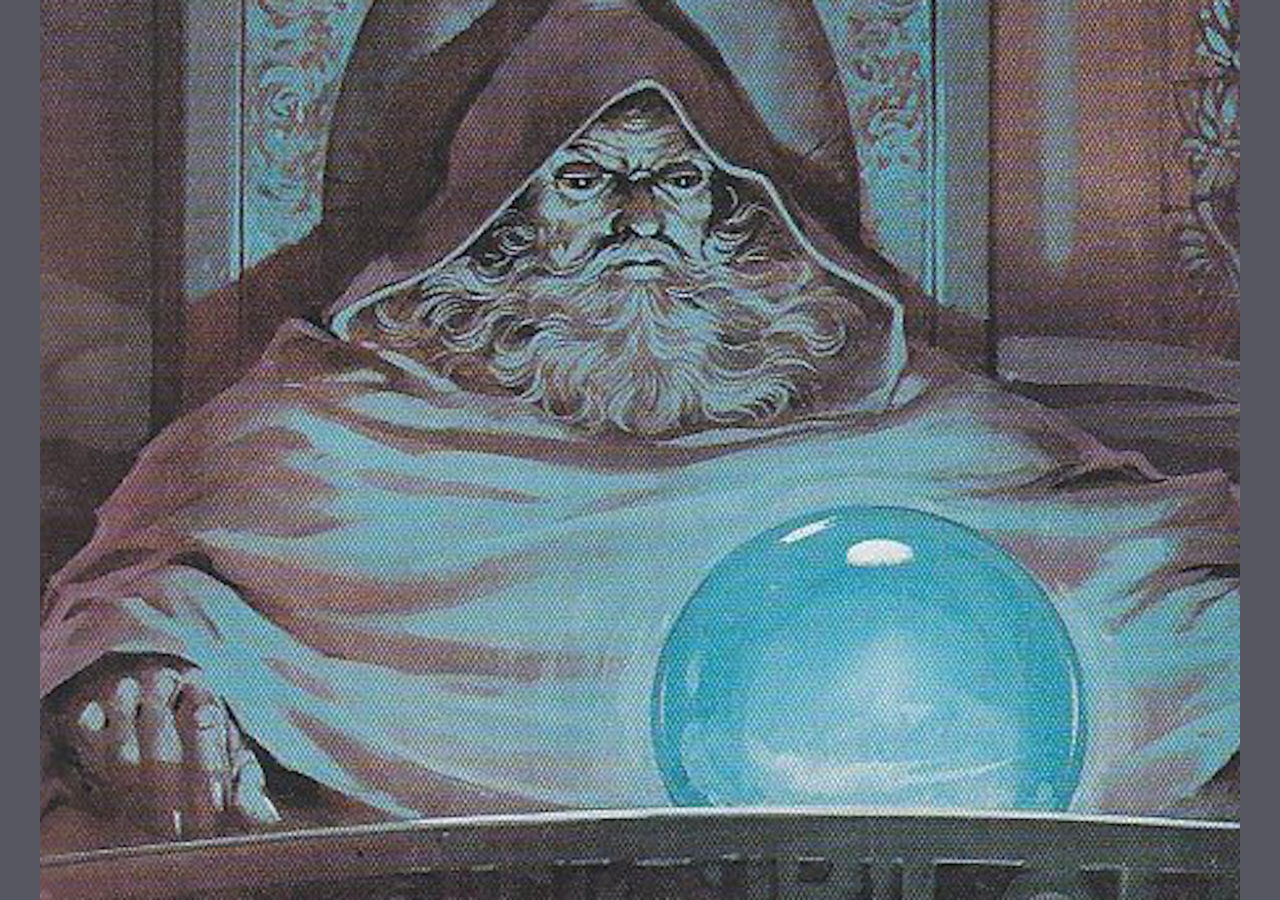
<file: index.html>
<!DOCTYPE html>
<html lang="en">
<head>
  <meta charset="UTF-8">
  <title>orb</title>

  <link rel="stylesheet" href="main.css">
</head>
<body>
  <img src="orb1.png" usemap="#image-map">

  <map name="image-map">
      <area target="_self" alt="orb" role="button" title="orb" href="two.html" coords="831,722,215" shape="circle">
  </map>
</body>
</html>
</file>
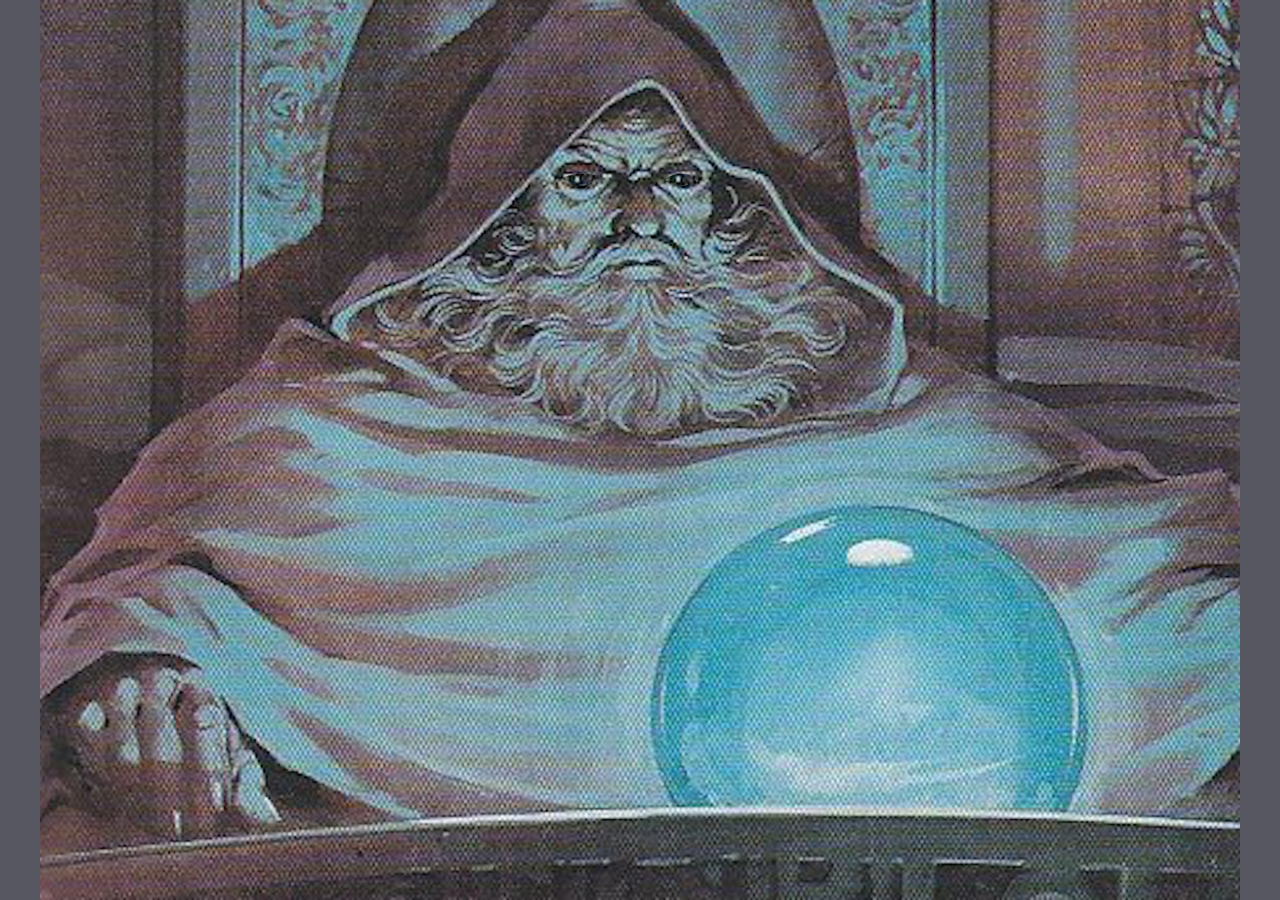
<file: two.html>
<!DOCTYPE html>
<html lang="en">
<head>
  <meta charset="UTF-8">
  <title>orb</title>

  <link rel="stylesheet" href="main.css">
</head>
<body>
  <img src="orb2.png" usemap="#image-map">

  <map name="image-map">
      <area target="_self" alt="orb" role="button" title="orb" href="index.html" coords="831,722,215" shape="circle">
  </map>
</body>
</html>
</file>
<file: main.css>
body {
  margin: 0;
  background-color: #575762;
}

img {
  display: block;
  margin: 0 auto;
}
</file>
